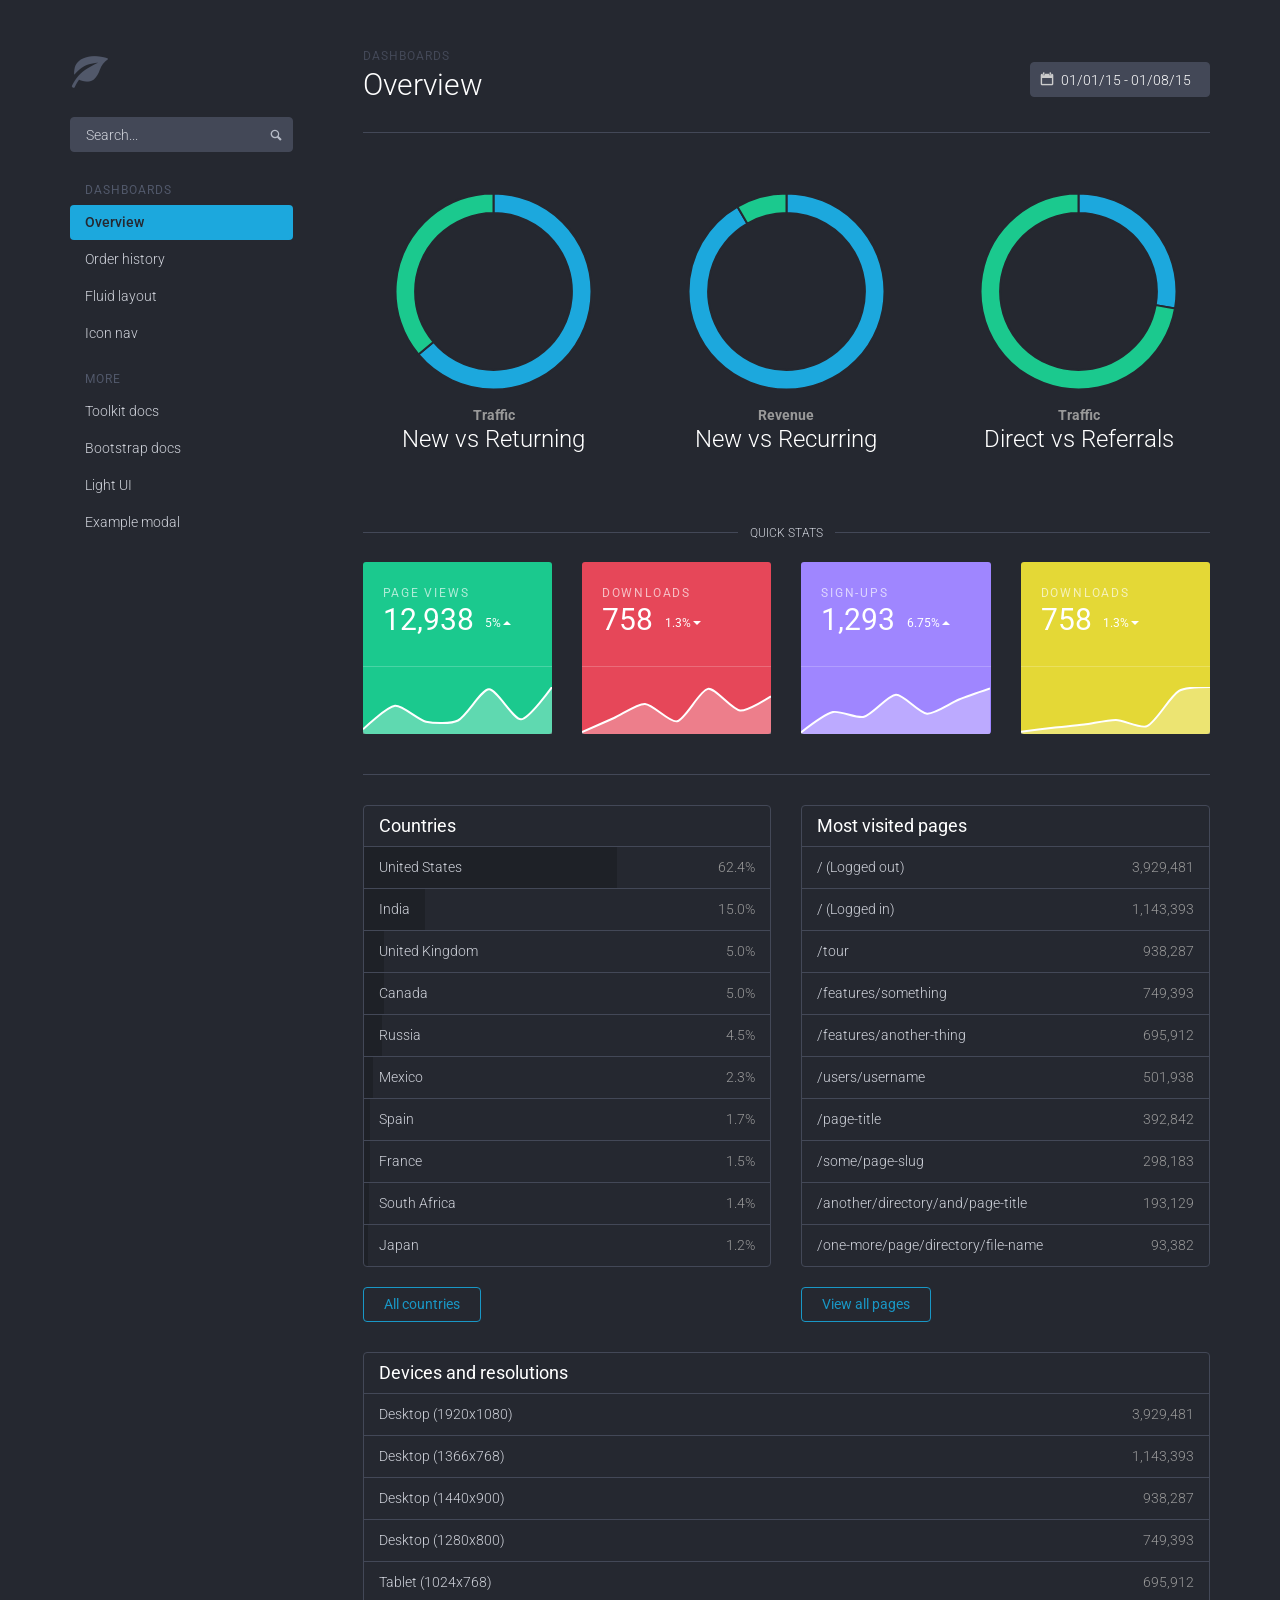
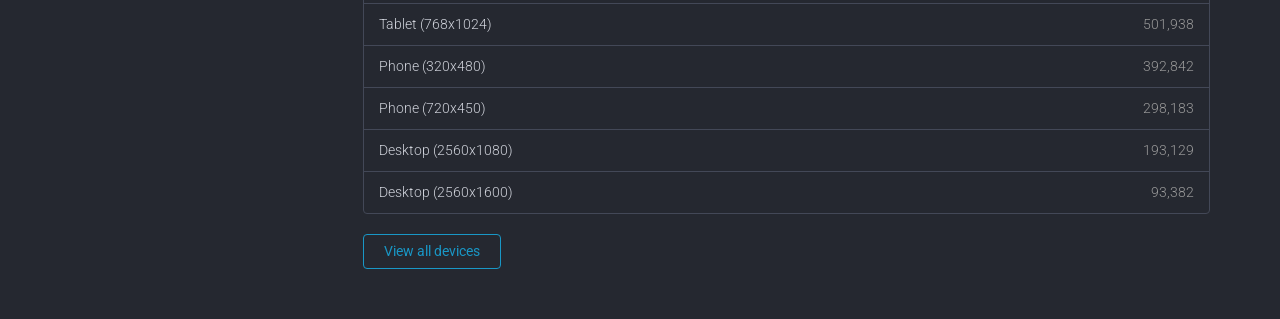
<file: dashboard/index.html>
<!DOCTYPE html>
<html lang="en">
  <head>
    <meta charset="utf-8">
    <meta http-equiv="X-UA-Compatible" content="IE=edge">
    <meta name="viewport" content="width=device-width, initial-scale=1">
    <meta name="description" content="">
    <meta name="keywords" content="">
    <meta name="author" content="">

    <title>
      
        Overview &middot; Dashboard theme &middot; Official Bootstrap Themes
      
    </title>

    <link href="https://fonts.googleapis.com/css?family=Roboto:300,400,500,700,400italic" rel="stylesheet">
    
      <link href="assets/css/toolkit-inverse.css" rel="stylesheet">
    
    
    <link href="assets/css/application.css" rel="stylesheet">

    <style>
      /* note: this is a hack for ios iframe for bootstrap themes shopify page */
      /* this chunk of css is not part of the toolkit :) */
      body {
        width: 1px;
        min-width: 100%;
        *width: 100%;
      }
    </style>
  </head>


<body>
  <div class="bw">
    <div class="fu">
      <div class="ge aom">
        <nav class="aot">
          <div class="aon">
            <button class="amy amz aoo" type="button" data-toggle="collapse" data-target="#nav-toggleable-sm">
              <span class="ct">Toggle nav</span>
            </button>
            <a class="aop cn" href="index.html">
              <span class="bv act aoq"></span>
            </a>
          </div>

          <div class="collapse and" id="nav-toggleable-sm">
            <form class="aor">
              <input class="form-control" type="text" placeholder="Search...">
              <button type="submit" class="fm">
                <span class="bv adn"></span>
              </button>
            </form>
            <ul class="nav of nav-stacked">
              <li class="tq">Dashboards</li>
              <li class="active">
                <a href="index.html">Overview</a>
              </li>
              <li >
                <a href="order-history/index.html">Order history</a>
              </li>
              <li >
                <a href="fluid/index.html">Fluid layout</a>
              </li>
              <li >
                <a href="icon-nav/index.html">Icon nav</a>
              </li>

              <li class="tq">More</li>
              <li >
                <a href="docs/index.html">
                  Toolkit docs
                </a>
              </li>
              <li>
                <a href="http://getbootstrap.com" target="blank">
                  Bootstrap docs
                </a>
              </li>
              <li >
                <a href="light/index.html">Light UI</a>
              </li>
              <li>
                <a href="#docsModal" data-toggle="modal">
                  Example modal
                </a>
              </li>
            </ul>
            <hr class="rw aky">
          </div>
        </nav>
      </div>
      <div class="hc aps">
        <div class="apa">
  <div class="apb">
    <h6 class="apd">Dashboards</h6>
    <h2 class="apc">Overview</h2>
  </div>

  <div class="ob ape">
    <div class="tn aol">
      <input type="text" value="01/01/15 - 01/08/15" class="form-control" data-provide="datepicker">
      <span class="bv wt"></span>
    </div>
  </div>
</div>

<hr class="aky">

<div class="fu db aln">
  <div class="gi ali">
    <div class="ako ale">
      <canvas
        class="ant"
        width="200" height="200"
        data-chart="doughnut"
        data-value="[{ value: 230, color: '#1ca8dd', label: 'Returning' }, { value: 130, color: '#1bc98e', label: 'New' }]"
        data-segment-stroke-color="#252830">
      </canvas>
    </div>
    <strong class="dh">Traffic</strong>
    <h3>New vs Returning</h3>
  </div>
  <div class="gi ali">
    <div class="ako ale">
      <canvas
        class="ant"
        width="200" height="200"
        data-chart="doughnut"
        data-value="[{ value: 330, color: '#1ca8dd', label: 'Recurring' }, { value: 30, color: '#1bc98e', label: 'New' }]"
        data-segment-stroke-color="#252830">
      </canvas>
    </div>
    <strong class="dh">Revenue</strong>
    <h3>New vs Recurring</h3>
  </div>
  <div class="gi ali">
    <div class="ako ale">
      <canvas
        class="ant"
        width="200" height="200"
        data-chart="doughnut"
        data-value="[{ value: 100, color: '#1ca8dd', label: 'Referrals' }, { value: 260, color: '#1bc98e', label: 'Direct' }]"
        data-segment-stroke-color="#252830">
      </canvas>
    </div>
    <strong class="dh">Traffic</strong>
    <h3>Direct vs Referrals</h3>
  </div>
</div>

<div class="anv alg ala">
  <h3 class="anw anx">Quick stats</h3>
</div>

<div class="fu apt">
  <div class="gq gg ala">
    <div class="apu ano">
      <div class="alz">
        <span class="anj">Page views</span>
        <h2 class="ani">
          12,938
          <small class="ank anl">5%</small>
        </h2>
        <hr class="ans akt">
      </div>
      <canvas id="sparkline1" width="378" height="94" class="apv" data-chart="spark-line" data-value="[{data:[28,68,41,43,96,45,100]}]" data-labels="['a','b','c','d','e','f','g']" style="width: 189px; height: 47px;"></canvas>
    </div>
  </div>
  <div class="gq gg ala">
    <div class="apu anr">
      <div class="alz">
        <span class="anj">Downloads</span>
        <h2 class="ani">
          758
          <small class="ank anm">1.3%</small>
        </h2>
        <hr class="ans akt">
      </div>
      <canvas id="sparkline1" width="378" height="94" class="apv" data-chart="spark-line" data-value="[{data:[4,34,64,27,96,50,80]}]" data-labels="['a', 'b','c','d','e','f','g']" style="width: 189px; height: 47px;"></canvas>
    </div>
  </div>
  <div class="gq gg ala">
    <div class="apu anp">
      <div class="alz">
        <span class="anj">Sign-ups</span>
        <h2 class="ani">
          1,293
          <small class="ank anl">6.75%</small>
        </h2>
        <hr class="ans akt">
      </div>
      <canvas id="sparkline1" width="378" height="94" class="apv" data-chart="spark-line" data-value="[{data:[12,38,32,60,36,54,68]}]" data-labels="['a', 'b','c','d','e','f','g']" style="width: 189px; height: 47px;"></canvas>
    </div>
  </div>
  <div class="gq gg ala">
    <div class="apu anq">
      <div class="alz">
        <span class="anj">Downloads</span>
        <h2 class="ani">
          758
          <small class="ank anm">1.3%</small>
        </h2>
        <hr class="ans akt">
      </div>
      <canvas id="sparkline1" width="378" height="94" class="apv" data-chart="spark-line" data-value="[{data:[43,48,52,58,50,95,100]}]" data-labels="['a', 'b','c','d','e','f','g']" style="width: 189px; height: 47px;"></canvas>
    </div>
  </div>
</div>

<hr class="aky">

<div class="fu">
  <div class="gr ali">
    <div class="by">
      <h4 class="ty">
        Countries
      </h4>
      
        <a class="ph" href="#">
          <span class="tz" style="width: 62.4%;"></span>
          <span class="dy dh">62.4%</span>
          United States
        </a>
      
        <a class="ph" href="#">
          <span class="tz" style="width: 15.0%;"></span>
          <span class="dy dh">15.0%</span>
          India
        </a>
      
        <a class="ph" href="#">
          <span class="tz" style="width: 5.0%;"></span>
          <span class="dy dh">5.0%</span>
          United Kingdom
        </a>
      
        <a class="ph" href="#">
          <span class="tz" style="width: 5.0%;"></span>
          <span class="dy dh">5.0%</span>
          Canada
        </a>
      
        <a class="ph" href="#">
          <span class="tz" style="width: 4.5%;"></span>
          <span class="dy dh">4.5%</span>
          Russia
        </a>
      
        <a class="ph" href="#">
          <span class="tz" style="width: 2.3%;"></span>
          <span class="dy dh">2.3%</span>
          Mexico
        </a>
      
        <a class="ph" href="#">
          <span class="tz" style="width: 1.7%;"></span>
          <span class="dy dh">1.7%</span>
          Spain
        </a>
      
        <a class="ph" href="#">
          <span class="tz" style="width: 1.5%;"></span>
          <span class="dy dh">1.5%</span>
          France
        </a>
      
        <a class="ph" href="#">
          <span class="tz" style="width: 1.4%;"></span>
          <span class="dy dh">1.4%</span>
          South Africa
        </a>
      
        <a class="ph" href="#">
          <span class="tz" style="width: 1.2%;"></span>
          <span class="dy dh">1.2%</span>
          Japan
        </a>
      
    </div>
    <a href="#" class="ce apn ame">All countries</a>
  </div>
  <div class="gr ali">
    <div class="by">
      <h4 class="ty">
        Most visited pages
      </h4>
      
        <a class="ph" href="#">
          <span class="dy dh">3,929,481</span>
          / (Logged out)
        </a>
      
        <a class="ph" href="#">
          <span class="dy dh">1,143,393</span>
          / (Logged in)
        </a>
      
        <a class="ph" href="#">
          <span class="dy dh">938,287</span>
          /tour
        </a>
      
        <a class="ph" href="#">
          <span class="dy dh">749,393</span>
          /features/something
        </a>
      
        <a class="ph" href="#">
          <span class="dy dh">695,912</span>
          /features/another-thing
        </a>
      
        <a class="ph" href="#">
          <span class="dy dh">501,938</span>
          /users/username
        </a>
      
        <a class="ph" href="#">
          <span class="dy dh">392,842</span>
          /page-title
        </a>
      
        <a class="ph" href="#">
          <span class="dy dh">298,183</span>
          /some/page-slug
        </a>
      
        <a class="ph" href="#">
          <span class="dy dh">193,129</span>
          /another/directory/and/page-title
        </a>
      
        <a class="ph" href="#">
          <span class="dy dh">93,382</span>
          /one-more/page/directory/file-name
        </a>
      
    </div>
    <a href="#" class="ce apn ame">View all pages</a>
  </div>
</div>

<div class="by">
  <h4 class="ty">
    Devices and resolutions
  </h4>
  
    <a class="ph" href="#">
      <span class="dy dh">3,929,481</span>
      Desktop (1920x1080)
    </a>
  
    <a class="ph" href="#">
      <span class="dy dh">1,143,393</span>
      Desktop (1366x768)
    </a>
  
    <a class="ph" href="#">
      <span class="dy dh">938,287</span>
      Desktop (1440x900)
    </a>
  
    <a class="ph" href="#">
      <span class="dy dh">749,393</span>
      Desktop (1280x800)
    </a>
  
    <a class="ph" href="#">
      <span class="dy dh">695,912</span>
      Tablet (1024x768)
    </a>
  
    <a class="ph" href="#">
      <span class="dy dh">501,938</span>
      Tablet (768x1024)
    </a>
  
    <a class="ph" href="#">
      <span class="dy dh">392,842</span>
      Phone (320x480)
    </a>
  
    <a class="ph" href="#">
      <span class="dy dh">298,183</span>
      Phone (720x450)
    </a>
  
    <a class="ph" href="#">
      <span class="dy dh">193,129</span>
      Desktop (2560x1080)
    </a>
  
    <a class="ph" href="#">
      <span class="dy dh">93,382</span>
      Desktop (2560x1600)
    </a>
  
</div>
<a href="#" class="ce apn ame">View all devices</a>

      </div>
    </div>
  </div>

  <div id="docsModal" class="cb fade" tabindex="-1" role="dialog" aria-labelledby="myModalLabel">
  <div class="modal-dialog">
    <div class="modal-content">

      <div class="ri">
        <button type="button" class="close" data-dismiss="modal" aria-label="Close"><span aria-hidden="true">&times;</span></button>
        <h4 class="modal-title" id="myModalLabel">Example modal</h4>
      </div>
      <div class="modal-body">
        <p>You're looking at an example modal in the dashboard theme.</p>
      </div>
      <div class="rj">
        <button type="button" class="ce fh" data-dismiss="modal">Cool, got it!</button>
      </div>
    </div>
  </div>
</div>


    <script src="assets/js/jquery.min.js"></script>
    <script src="assets/js/chart.js"></script>
    <script src="assets/js/tablesorter.min.js"></script>
    <script src="assets/js/toolkit.js"></script>
    <script src="assets/js/application.js"></script>
    <script>
      // execute/clear BS loaders for docs
      $(function(){while(window.BS&&window.BS.loader&&window.BS.loader.length){(window.BS.loader.pop())()}})
    </script>
  </body>
</html>
</file>
<file: dashboard/assets/css/application.css>
/* global body padding */
body {
  padding-top:    20px;
  padding-bottom: 20px;
}

@media (min-width: 768px) {
  body {
    padding-top:    50px;
    padding-bottom: 50px;
  }
}


/* global spacing overrides */
h1, h2, h3, h4, h5, h6,
.a, .b, .c, .d, .e, .f {
  margin-top: 0;
}
hr {
  margin-top: 30px;
  margin-bottom: 30px;
}

.g,
.h {
  border-bottom: 0;
}
</file>
